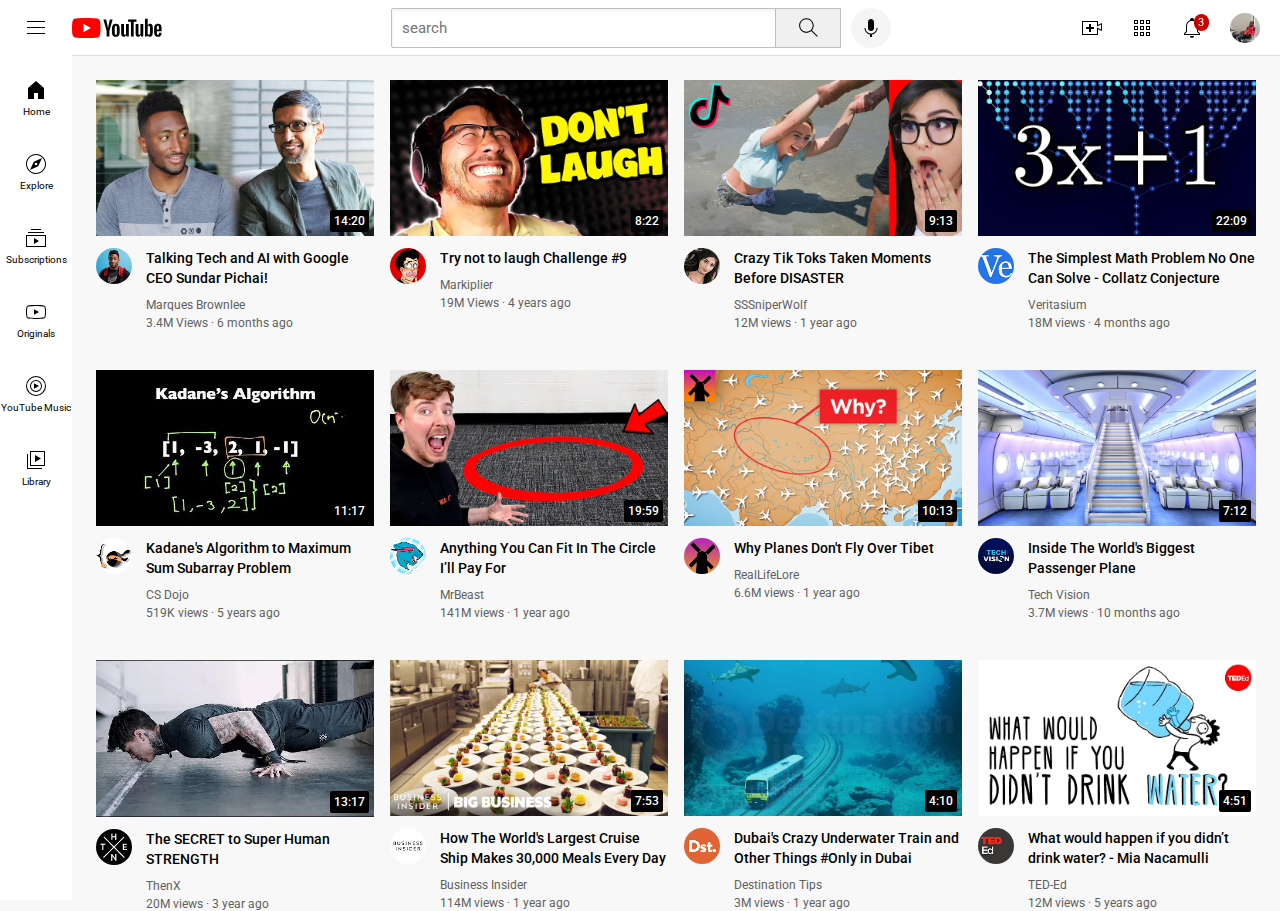
<file: index.html>
<!DOCTYPE html>
<html>
    <Head>
        <title>teekay.com</title>

        <link rel="preconnect" href="https://fonts.googleapis.com">
        <link rel="preconnect" href="https://fonts.gstatic.com" crossorigin>
        <link href="https://fonts.googleapis.com/css2?family=Roboto:wght@400;500;700&display=swap" rel="stylesheet">
        
        <link rel="stylesheet" href="Styles/general.css">
        <link rel="stylesheet" href="Styles/video.css">
        <link rel="stylesheet" href="Styles/header.css">
        <link rel="stylesheet" href="Styles/sidebar.css">
    </Head>
<!--comment put a position absolute inside a position relative-->
    <Body>
        <div class="header">
            <div class="left-section"> 
                <img class="harmburger-menu" src="icons/hamburger-menu.svg">
                <img class="youtube-logo" src="icons/youtube-logo.svg">
            </div>
            <div class="center-section">
                <input class="search-bar" type="text"
                placeholder="search">
                <button class="search-button"> 
                    <img class="search-icon" src="icons/search.svg">
                    <div class="tooltip">Search</div>
                </button>
                <button class="voice-search-button">
                    <img class="voice-search-icon" src="icons/voice-search-icon.svg">
                    <div class="tooltip">Search with your voice</div>
                </button>
            </div>
            <div class="right-section"> 
                <div class="upload-icon-container"> 
                    <img class="upload-icon" src="icons/upload.svg">
                    <div class="tooltip">Create</div>
                </div>
                
                <div class="youtube-apps-icon-container">
                    <img class="youtube-apps-icon" src="icons/youtube-apps.svg">
                    <div class="tooltip">YouTube Apps</div>
                </div>
                
                <div class="notifications-icon-container">
                    <img class="notifications-icon" src="icons/notifications.svg">
                    <div class="notifications-count">3</div>
                    <div class="tooltip">Notifications</div>
                </div>

                <img class="current-user-picture" src="icons/my--channel.jpeg">

            </div>
            
        </div>
       
        <div class="sidebar">
            <div class="sidebar-link">
                <img src="icons/home.svg">
                <div>Home</div>
            </div>
            <div class="sidebar-link">
                <img src="icons/explore.svg">
                <div>Explore</div>
            </div>
            <div class="sidebar-link">
                <img src="icons/subscriptions.svg">
                <div>Subscriptions</div>
            </div>
            <div class="sidebar-link">
                <img src="icons/originals.svg">
                <div>Originals</div>
            </div>
            <div class="sidebar-link">
                <img src="icons/youtube-music.svg">
                <div>YouTube Music</div>
            </div>
            <div class="sidebar-link">
                <img src="icons/library.svg">
                <div>Library</div>
            </div>
        </div>
        
        <div class="video-grid">
            <div class="video-preview">
                <div class="thumbnail-row">
                    <img class="thumbnail" src="youtube-images/thumbnail-1.webp">
                    <div class="video-time">
                            14:20 
                    </div>
                </div>
                <div class="video-info-grid">
                    <div class="channel-picture">
                        <img class="profile-picture" src="channel-profile-pics/channel-1.jpeg">
                    </div>
                    <div class="video-info">
                        <p class="video-title">
                            Talking Tech and AI with Google CEO Sundar
                            Pichai!
                        </p>
            
                        <p class="video-author">
                            Marques Brownlee
                        </p>
            
                        <p class="video-stats">
                            3.4M Views &#183; 6 months ago
                        </p>
                    </div>
                    
        
                    
                </div>
        
        
                
            
                        
            </div>
        
            <div class="video-preview">
                <div class="thumbnail-row">
                    <img class="thumbnail" src="youtube-images/thumbnail-2.webp">
                    <div class="video-time">
                        8:22
                </div>
                </div>

                <div class="video-info-grid">
                    <div class="channel-picture">
                        <img class="profile-picture" src="channel-profile-pics/channel-2.jpeg">
                    </div>
                    <div class="video-info">
                        <p class="video-title">
                            Try not to laugh Challenge #9
                        </p>
                    
                        <p class="video-author">
                            Markiplier
                        </p>
                    
                        <p class="video-stats">
                            19M Views &#183; 4 years ago
                        </p>
                    </div>
                
                
                </div>
                            
            </div>
        
            <div class="video-preview">
                <div class="thumbnail-row">
                    <img class="thumbnail" src="youtube-images/thumbnail-3.webp">
                    <div class="video-time">
                        9:13
                </div>
                </div>
                <div class="video-info-grid">
                    <div class="channel-picture">
                        <img class="profile-picture" src="channel-profile-pics/channel-3.jpeg">
                    </div>
                    <div class="video-info">
                        <p class="video-title">
                            
                            Crazy Tik Toks Taken Moments Before DISASTER
                        </p>
            
                        <p class="video-author">
                            SSSniperWolf
                        </p>
            
                        <p class="video-stats">
                            12M views &#183; 1 year ago 
                        </p>
                    </div>
                    
        
                    
                </div>
        
        
                
            
                        
            </div>
        
            <div class="video-preview">
                <div class="thumbnail-row">
                    <img class="thumbnail" src="youtube-images/thumbnail-4.webp">
                    <div class="video-time">
                        22:09 
                </div>
                </div>

                <div class="video-info-grid">
                    <div class="channel-picture">
                        <img class="profile-picture" src="channel-profile-pics/channel-4.jpeg">
                    </div>
                    <div class="video-info">
                        <p class="video-title">
                            The Simplest Math Problem No One Can Solve - Collatz Conjecture
                        </p>
                    
                        <p class="video-author">
                            Veritasium
                        </p>
                    
                        <p class="video-stats">
                            18M views &#183; 4 months ago
                        </p>
                    </div>
                
                
                </div>
                            
            </div> 
        
            <div class="video-preview">
                <div class="thumbnail-row">
                    <img class="thumbnail" src="youtube-images/thumbnail-5.webp">
                    <div class="video-time">
                        11:17 
                </div>
                </div>
                <div class="video-info-grid">
                    <div class="channel-picture">
                        <img class="profile-picture" src="channel-profile-pics/channel-5.jpeg">
                    </div>
                    <div class="video-info">
                        <p class="video-title">
                            Kadane's Algorithm to Maximum Sum Subarray Problem
                        </p>
            
                        <p class="video-author">
                            CS Dojo
                        </p>
            
                        <p class="video-stats">
                            519K views &#183; 5 years ago 
                        </p>
                    </div>
                    
        
                    
                </div>
        
        
                
            
                        
            </div>
        
            <div class="video-preview">
                <div class="thumbnail-row">
                    <img class="thumbnail" src="youtube-images/thumbnail-6.webp">
                    <div class="video-time">
                        19:59 
                </div>
                </div>

                <div class="video-info-grid">
                    <div class="channel-picture">
                        <img class="profile-picture" src="channel-profile-pics/channel-6.jpeg">
                    </div>
                    <div class="video-info">
                        <p class="video-title">
                            Anything You Can Fit In The Circle I’ll Pay For
                        </p>
                    
                        <p class="video-author">
                            MrBeast
                        </p>
                    
                        <p class="video-stats">
                            141M views &#183; 1 year ago  
                        </p>
                    </div>
                
                
                </div>
                            
            </div>
        
            <div class="video-preview">
                <div class="thumbnail-row">
                    <img class="thumbnail" src="youtube-images/thumbnail-7.webp">
                    <div class="video-time">
                        10:13 
                </div>
                </div>
                <div class="video-info-grid">
                    <div class="channel-picture">
                        <img class="profile-picture" src="channel-profile-pics/channel-7.jpeg">
                    </div>
                    <div class="video-info">
                        <p class="video-title">
                            Why Planes Don't Fly Over Tibet
                        </p>
            
                        <p class="video-author">
                            RealLifeLore
                        </p>
            
                        <p class="video-stats">
                            6.6M views &#183; 1 year ago  
                        </p>
                    </div>
                    
        
                    
                </div>
        
        
                
            
                        
            </div>
        
            <div class="video-preview">
                <div class="thumbnail-row">
                    <img class="thumbnail" src="youtube-images/thumbnail-8.webp">
                    <div class="video-time">
                        7:12 
                </div>
                </div>

                <div class="video-info-grid">
                    <div class="channel-picture">
                        <img class="profile-picture" src="channel-profile-pics/channel-8.jpeg">
                    </div>
                    <div class="video-info">
                        <p class="video-title">
                            
                            Inside The World's Biggest Passenger Plane
                        </p>
                    
                        <p class="video-author">
                            Tech Vision
                        </p>
                    
                        <p class="video-stats">
                            3.7M views &#183; 10 months ago 
                        </p>
                    </div>
                
                
                </div>
                            
            </div>
        
            <div class="video-preview">
                <div class="thumbnail-row">
                    <img class="thumbnail" src="youtube-images/thumbnail-9.webp">
                    <div class="video-time">
                        13:17 
                </div>
                </div>
                <div class="video-info-grid">
                    <div class="channel-picture">
                        <img class="profile-picture" src="channel-profile-pics/channel-9.jpeg">
                    </div>
                    <div class="video-info">
                        <p class="video-title">
                            The SECRET to Super Human STRENGTH
                        </p>
            
                        <p class="video-author">
                            ThenX
                        </p>
            
                        <p class="video-stats">
                            20M views &#183; 3 year ago 
                        </p>
                    </div>
                    
        
                    
                </div>
        
        
                
            
                        
            </div>
        
            <div class="video-preview">
                <div class="thumbnail-row">
                    <img class="thumbnail" src="youtube-images/thumbnail-10.webp">
                    <div class="video-time">
                        7:53 
                </div>
                </div>

                <div class="video-info-grid">
                    <div class="channel-picture">
                        <img class="profile-picture" src="channel-profile-pics/channel-10.jpeg">
                    </div>
                    <div class="video-info">
                        <p class="video-title">
                            
                            How The World's Largest Cruise Ship Makes 30,000 Meals Every Day
                        </p>
                    
                        <p class="video-author">
                            Business Insider
                        </p>
                    
                        <p class="video-stats">
                            114M views &#183; 1 year ago 
                        </p>
                    </div>
                
                
                </div>
                            
            </div>

            <div class="video-preview">
                <div class="thumbnail-row">
                    <img class="thumbnail" src="youtube-images/thumbnail-11.webp">
                    <div class="video-time">
                        4:10 
                </div>
                </div>
                <div class="video-info-grid">
                    <div class="channel-picture">
                        <img class="profile-picture" src="channel-profile-pics/channel-11.jpeg">
                    </div>
                    <div class="video-info">
                        <p class="video-title">
                            Dubai's Crazy Underwater Train and Other Things #Only in Dubai
                        </p>
            
                        <p class="video-author">
                            Destination Tips
                        </p>
            
                        <p class="video-stats">
                            3M views &#183; 1 year ago 
                        </p>
                    </div>
                    
        
                    
                </div>
        
        
                
            
                        
            </div>
        
            <div class="video-preview">
                <div class="thumbnail-row">
                    <img class="thumbnail" src="youtube-images/thumbnail-12.webp">
                    <div class="video-time">
                        4:51 
                </div>
                </div>

                <div class="video-info-grid">
                    <div class="channel-picture">
                        <img class="profile-picture" src="channel-profile-pics/channel-12.jpeg">
                    </div>
                    <div class="video-info">
                        <p class="video-title">
                            What would happen if you didn’t drink water? - Mia Nacamulli
                        </p>
                    
                        <p class="video-author">
                            TED-Ed
                        </p>
                    
                        <p class="video-stats">
                            12M views &#183; 5 years ago  
                        </p>
                    </div>
                
                
                </div>
                            
        
            </div> 

        </div>
      
    </Body>
</html>
</file>
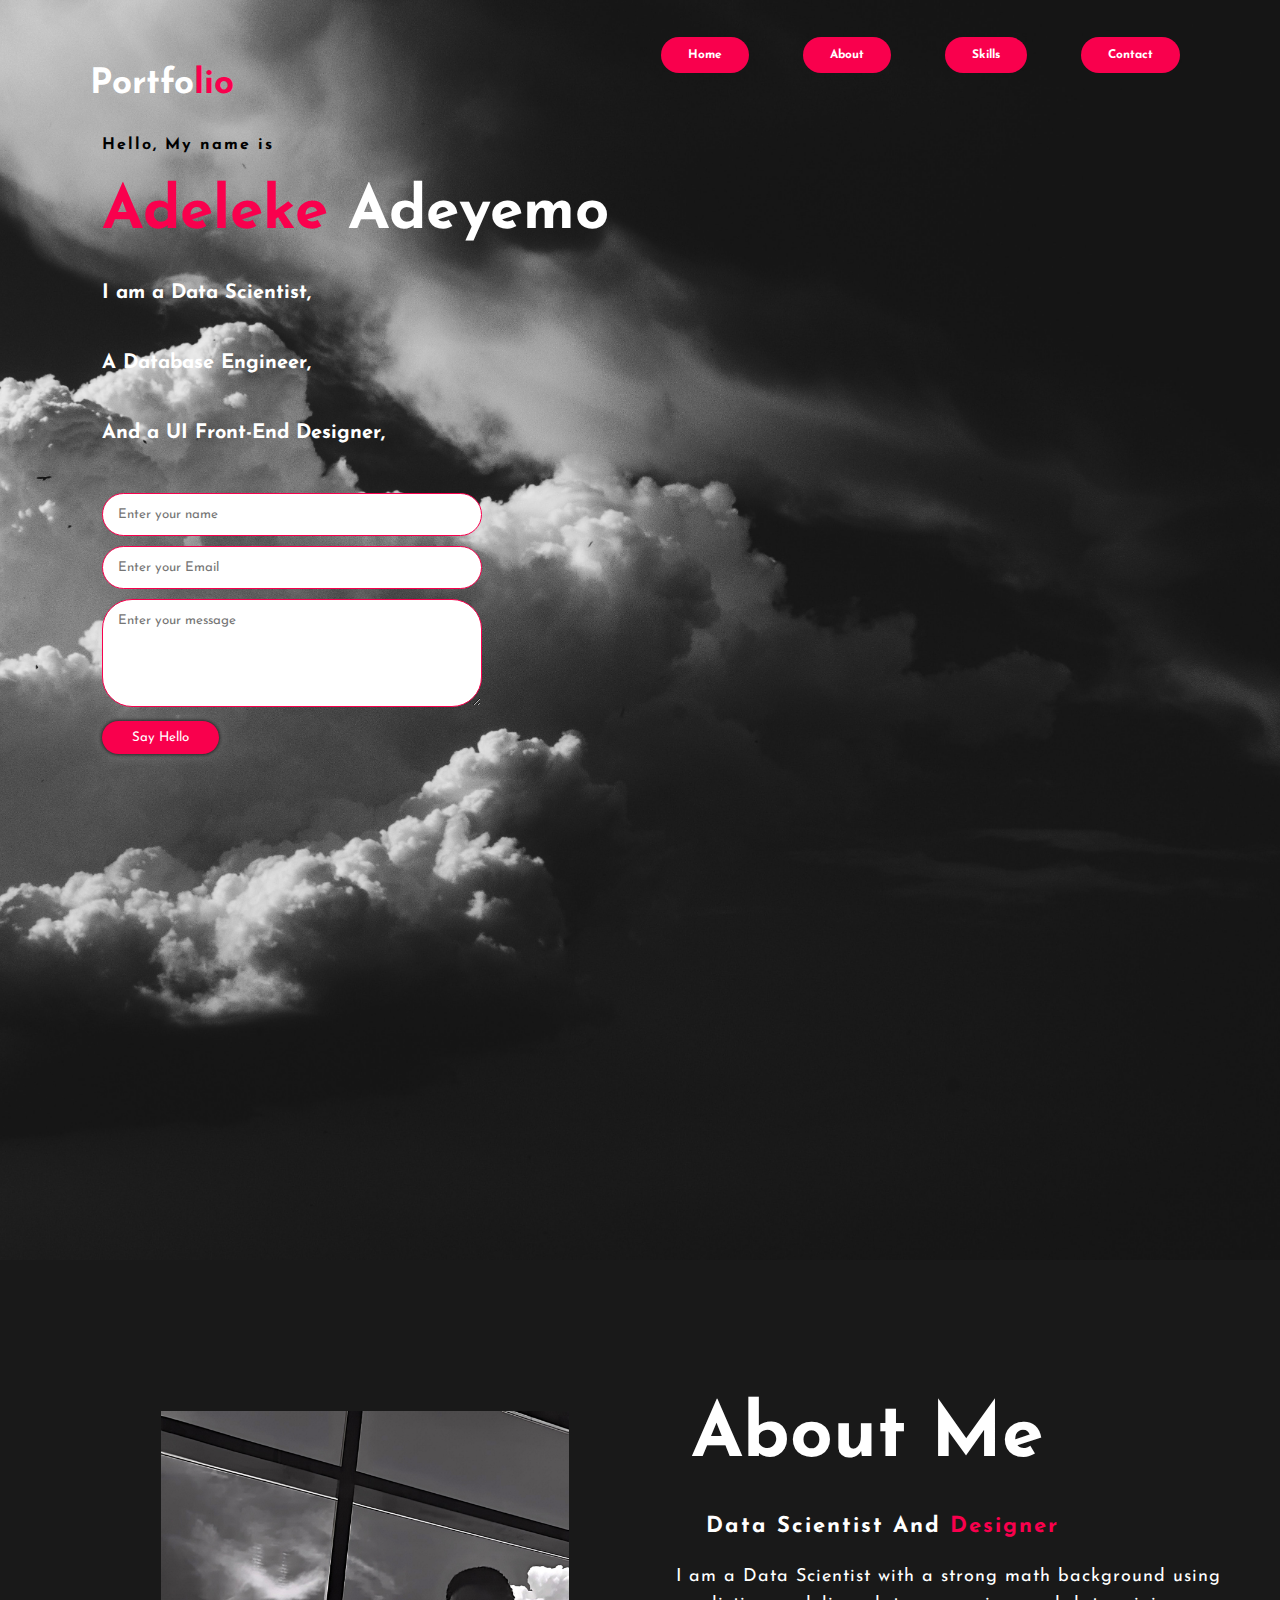
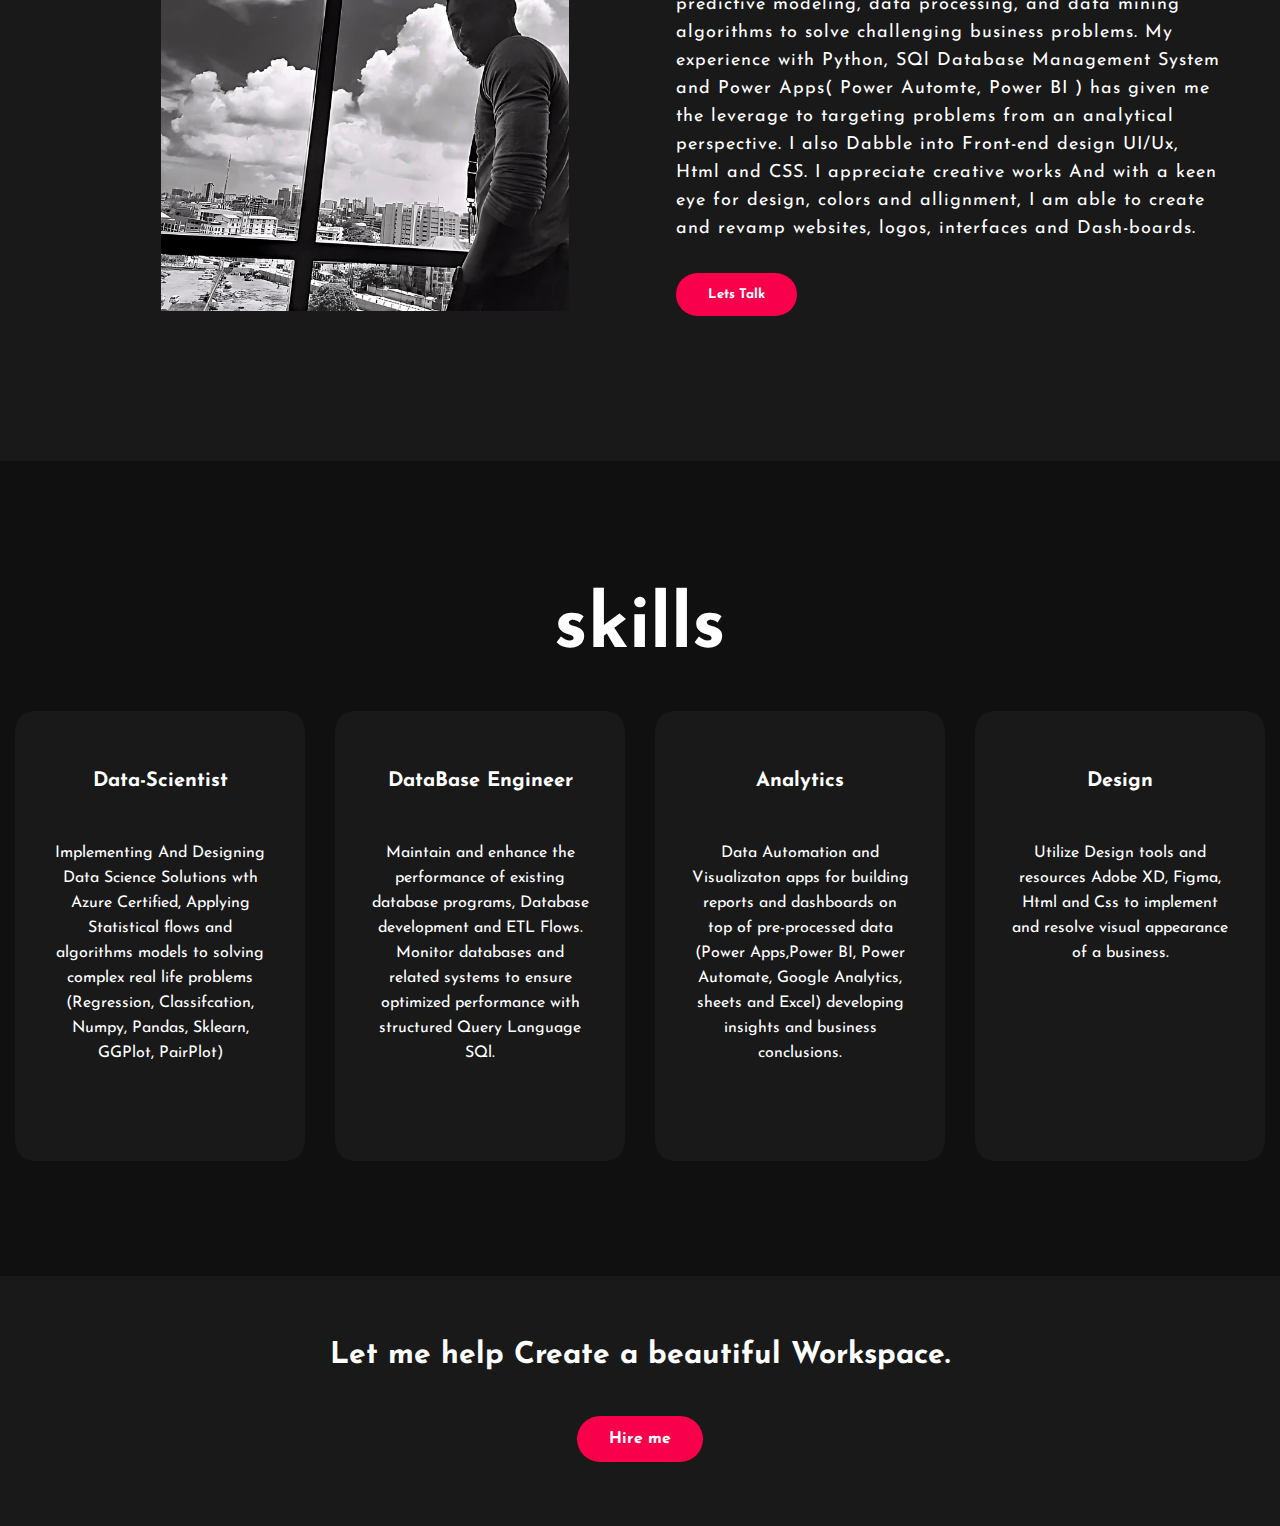
<file: portfolio.html>
<!DOCTYPE html>
<html>
    <head>
        <meta charset="UTF-8">
        <meta http-equiv="X-UA-compatible" content="IE-edge">
        <meta name="viewpoint" content="width=device-width, initial-scale=1.0">
        <title>Adeleke's Portfolio</title>
        <link rel="stylesheet" href="css/style.css">

        <link rel="preconnect" href="https://fonts.gstatic.com">
        <link href="https://fonts.googleapis.com/css2?family=Josefin+Sans:ital,wght@0,100;0,200;0,300;0,400;0,500;0,600;0,700;1,100;1,200;1,300;1,400;1,500;1,600;1,700&display=swap" rel="stylesheet">
        <link rel="stylesheet" href="https://cdnjs.cloudflare.com/ajax/libs/font-awesome/6.2.1/css/all.min.css" integrity="sha512-MV7K8+y+gLIBoVD59lQIYicR65iaqukzvf/nwasF0nqhPay5w/9lJmVM2hMDcnK1OnMGCdVK+iQrJ7lzPJQd1w==" crossorigin="anonymous" referrerpolicy="no-referrer" />
    </head>

    <body>
        <!--hero Section Start--> 
        <div id="header"> 
            <div class="hero">
                <nav>
                    <h2 class="logo">Portfo<span>lio</span></h2>
                    <ul id="sidemenu">
                        <li><a href="#header">Home</a></li>
                        <li><a href="#about">About</a></li>
                        <li><a href="#skills">Skills</a></li>
                        <li><a href="#contact">Contact</a></li>
                        <i class="fa-sharp fa-solid fa-circle-xmark" onclick="closemenu()"></i>
                    </ul>
                    <i class="fa-solid fa-bars" onclick="openmenu()"></i>
                </nav>

                <div class="content">
                    <h4>Hello, My name is</h4>
                    <h1><span>Adeleke</span> Adeyemo</h1>
                    <h2>I am a Data Scientist,</h2>
                    <h3> A Database Engineer,</h3>
                    <h5>And a UI Front-End Designer,</h5>

                    <div class="newsletter">
                        <form>
                            <input class="name" type="text" name="name" id="text" placeholder="Enter your name" required>
                            <input class="email" type="email" name="email" id="mail" placeholder="Enter your Email" required>
                            <textarea class="message" name="Message" rows="6" id="message" placeholder="Enter your message" required></textarea>
                            <input type="submit" name="submit" value="Say Hello">
                        </form>
                    </div>
                </div>
            </div>
        </div>

        <!--about Section-->
        <div id="about">
            <section class="about">
                <div class="main">
                    <div class="about-textt">
                        <h2>About Me</h2>
                    </div> 
                    <img src="images/backgroundimg3.jpg">
                    <div class="about-text">
                        <h2>About Me</h2>
                        <h5>Data Scientist and <span>Designer</span></h5>
                        <p>I am a Data Scientist with a strong math background using predictive modeling, data processing, and data mining algorithms to solve challenging business problems. 
                            My experience with Python, SQl Database Management System and Power Apps( Power Automte, Power BI ) 
                            has given me the leverage to targeting problems from an analytical perspective.
                            I also Dabble into Front-end design UI/Ux, Html and CSS. I appreciate creative works And
                            with a keen eye for design, colors and allignment, I am able to create and revamp websites, logos, interfaces and Dash-boards.
                            <button>Lets Talk</button>
                        </p>
                    </div>
                </div>
            </section>
        </div>

        <!--Skills Section-->
        <div id="skills">
            <div class="skills">
                <div class="title">
                    <h2>skills</h2>
                </div>

                <div class="box">
                    <div class="card">
                        <i class="fa-brands fa-python"></i>
                        <h5>Data-Scientist</h5>
                        <div class="pra">
                            <p>Implementing And Designing Data Science
                                 Solutions wth Azure Certified,
                                Applying Statistical flows 
                                and algorithms models to solving complex real life problems
                                (Regression, Classifcation, Numpy, Pandas, Sklearn, GGPlot, PairPlot)
                            </p>
                        </div>
                    </div>
            

                    <div class="card">
                        <i class="fa-solid fa-database"></i>
                        <h5>DataBase Engineer</h5>
                        <div class="pra">
                            <p>Maintain and enhance the performance of existing database programs,
                                Database development and ETL Flows.
                                Monitor databases and related systems to ensure optimized performance with structured Query Language SQl.
                            </p>
                        </div>
                    </div>

                    <div class="card">
                        <i class="fa-solid fa-chart-simple"></i>
                        <h5>Analytics</h5>
                        <div class="pra">
                            <p>Data Automation and Visualizaton apps for building reports and dashboards on top of pre-processed data (Power Apps,Power BI, Power Automate, Google Analytics, sheets and Excel)
                                 developing insights and business conclusions.
                        </div>
                    </div>

                    <div class="card">
                        <i class="fa-solid fa-file-code"></i>
                        <h5>Design</h5>
                        <div class="pra">
                            <p>Utilize Design tools and resources Adobe XD, Figma, Html and Css 
                                to implement and resolve visual appearance of a business.
                            </p>
                        </div>
                    </div>
                </div>
            </div>
        </div>

        <!--Contact Me-->
        <div id="contact">
            <div class="contact-me">
                <p>
                    Let me help Create a beautiful Workspace.
                </p>
                <a class="button-two" href="#">Hire me</a>
            </div>
        </div>

        <script>
            var sidemenu = document.getElementById("sidemenu");
    
            function openmenu(){
                sidemenu.style.right="0";
            }

            function closemenu(){
                sidemenu.style.right="-200px";
            }
        </script>
    </body>

    
</html>
</file>
<file: Styles/general.css>
p {
    font-family: Roboto, Arial;
    margin-top: 0;
    margin-bottom: 0;
}

body {
    margin: 0;
    padding-top: 80px;
    padding-left: 96px;
    padding-right: 24px;
    background-color: rgb( 248, 248, 248);

}
</file>
<file: Styles/video.css>
.thumbnail {
    width: 100%;

}


.video-info-grid {
    display: grid;
    grid-template-columns: 50px 1fr;
}

.video-title {
     margin-top: 0;
     font-size: 14px;
     font-weight: 500;
     line-height: 20px;
     margin-bottom: 10px;
}

.channel-picture {
}

.video-info {

}

.profile-picture {
    width: 36px;
    border-radius: 50px;
}

.thumbnail-row {
    margin-bottom: 8px;
    position: relative;
}

.video-author {
    font-size: 12px;
    color: rgb(96,96,96);
    margin-bottom: 4px;
}

.video-stats {
    font-size: 12px;
    color: rgb(96,96,96)
}

.video-grid {
    display: grid;
    grid-template-columns: 1fr 1fr 1fr;
    column-gap: 16px;
    row-gap: 40px;
}

@media (max-width: 750px) {
    .video-grid {
        grid-template-columns: 1fr 1fr
    }
}

@media (min-width: 751px) and (max-width: 999px) {
    .video-grid {
        grid-template-columns: 1fr 1fr 1fr
    }
}

@media (min-width: 1000px) {
    .video-grid {
        grid-template-columns: 1fr 1fr 1fr 1fr
    }
}

.video-time {
    font-family: roboto,arial;
    font-size: 12px;
    font-weight: 500;
    padding-top: 4px;
    padding-bottom: 4px;
    padding-left: 4px;
    padding-right: 4px;
    border-radius: 2px;
    background-color: black;
    color: white;
    position: absolute;
    bottom: 8px;
    right: 5px;

}
</file>
<file: Styles/header.css>
.header {
    height: 55px;
    display: flex;
    flex-direction: row;
    justify-content: space-between;

    position: fixed;
    top: 0;
    left: 0;
    right: 0;
    z-index: 100;
    
    background-color: white;

    border-bottom-width: 1px;
    border-bottom-style: solid;
    border-bottom-color: rgb(222, 222, 222);

}

.left-section {
    display: flex;
    align-items: center;
}

.harmburger-menu {
    height: 24px;
    margin-left: 24px;
    margin-right: 24px;
}

.youtube-logo {
    height: 20px;
}

.center-section {
    flex: 1;
    margin-left: 70px;
    margin-right: 30px;
    max-width: 500px;
    display: flex;
    align-items: center;

}

.search-bar {
    flex: 1;
    height: 36px;
    padding-left: 10px;
    font-size: 16px;
    border-width: 1px;
    border-style: solid;
    border-color: rgb(192, 192, 192);
    border-radius: 2px;
    box-shadow: inset 1px 2px 3px rgba(0, 0, 0, 0.05) ;
    width: 0;
}

.search-bar::placeholder {
    font-family: Roboto,Arial;
    font-size: 15px;

}

.search-button {
    height: 40px;
    width: 66px;
    background-color: rgb(240, 240, 240);
    border-width: 1px;
    border-style: solid;
    border-color:rgb(192, 192, 192);
    margin-left: -1px;
    margin-right: 10px;

    
}

.search-button,
.voice-search-button,
.upload-icon-container,
.youtube-apps-icon-container,
.notifications-icon-container {
    position: relative;
    display: flex;
    justify-content: center;
    align-items: center;
}

.search-button .tooltip, 
.voice-search-button .tooltip,
.upload-icon-container .tooltip,
.youtube-apps-icon-container .tooltip,
.notifications-icon-container .tooltip {
    font-family: Roboto, Arial;
    position: absolute;
    background-color: grey;
    color: white;
    padding-top: 4px;
    padding-bottom: 4px;
    padding-left: 8px;
    padding-right: 8px;
    border-radius: 2px;
    font-size: 12px;
    bottom: -30px;
    opacity: 0;
    transition: opacity 0.15s;
    pointer-events: none;
    white-space: nowrap;


}


.search-button:hover .tooltip,
.voice-search-button:hover .tooltip, 
.upload-icon-container:hover .tooltip,
.youtube-apps-icon-container:hover .tooltip,
.notifications-icon-container:hover .tooltip{
    opacity: 1;
}


.search-icon {
    height: 25px;
}

.voice-search-button {
    height: 40px;
    width: 40px;
    border-radius: 20px;
    border: none;
    background-color: rgb(245, 245, 245)
}

.voice-search-icon {
    height: 24px;
    
}

.right-section {
    width: 180px;
    margin-right: 20px;
    display: flex;
    align-items: center;
    justify-content : space-between;
    flex-shrink: 0;

}

.upload-icon {
    height: 24px;
}

.youtube-apps-icon {
    height: 24px;
}

.notifications-icon {
    height: 24px;
}

.notifications-icon-container {
    position: relative;
}

.notifications-count {
    position: absolute;
    top: -2px;
    right:-5px;
    background-color: rgb(200, 0, 0);
    color: white;
    font-family: roboto, arial;
    font-size: 11px;
    padding-left: 4px;
    padding-right: 5px;
    padding-top: 2px;
    padding-bottom: 2px;
    border-radius: 12px
}

.current-user-picture {
    height: 30px;
    width: 30px;
    border-radius: 16px;
}
</file>
<file: Styles/sidebar.css>
.sidebar {
    position: fixed;
    left: 0;
    bottom: 0;
    top: 55px;
    background-color: white;
    width: 72px;
    z-index: 200;
    padding-top: 5px;

}
 /* comment for css */
 
.sidebar-link {
    display: flex;
    justify-content: center;
    align-items: center;
    height: 74px;
    flex-direction: column;
    cursor: pointer;
    
}

.sidebar-link:hover {
    background-color: rgb(235, 235, 235);
}

.sidebar-link img {
    margin-bottom: 4px;
    height: 24px;

}

.sidebar-link div {
    font-family: roboto, arial;
    font-size: 10px;

}
</file>
<file: css/style.css>
*{
    padding: 0;
    margin: 0;
    font-family: 'Josefin Sans', sans-serif;
    box-sizing: border-box;
}

html{
    scroll-behavior: smooth;
}

.hero{
    height: 140vh;
    width: 100%;
    background-image: url(../images/backgroundimg5\ \(4\).jpg);
    background-size: cover;
    background-position: right;
}

nav{
    display: flex;
    align-items: center;
    justify-content: space-between;
    padding-top: 20px;
    padding-left: 45%;
    padding-right: 2%;
    line-height: 50px;
    position: absolute;
    left: 60px;
    font-size: 12px;
}

.logo{
    color: white;
    font-size: 35px;
    letter-spacing: 1;
    cursor: pointer;
    position: absolute;
    top: 20px;
    left: 30px;
}

span{
    color:#f9004d;
}

nav ul li{
    list-style-type: none;
    display: inline-block;
    padding: 10px 25px;
    transition: transform .4s;
}

nav ul li:hover{
    transform: scale(1.2);   
}


nav ul li a{
    background-color: #f9004d;
    color: white;
    text-decoration: none;
    border: 2px solid transparent;
    font-weight: bold;
    padding: 10px 25px;
    border-radius: 30px;
}

.content{
    position: absolute;
    top:200px;
    left: 8%;
    transform: translateY(-50%)
}

h1{
    color: white;
    margin: 30px 0px 20px;
    font-size: 60px;
}

h2{
    color: white;
    font-size: 20px;
    margin-top: 40px;
    margin-bottom: 50px;
}

h3{
    color: white;
    font-size: 20px;
    margin-top: 40px;
    margin-bottom: 50px;
}

h5{
    color: white;
    font-size: 20px;
    margin-top: 40px;
    margin-bottom: 50px;
}

h4{
    margin-top: 230px;
    letter-spacing: 2px;
}

.newsletter form{
    width: 380px;
    max-width:100%;
    position: fixed;
}

.newsletter form .name{
    display: inline-block;
    width: 100%;
    padding: 14px 130px 14px 15px;
    border: 1px solid #f9004d;
    outline: none;
    border-radius: 30px;
    margin-bottom: 10px;
}

.newsletter form .email{
    display: inline-block;
    width: 100%;
    padding: 14px 130px 14px 15px;
    border: 1px solid #f9004d;
    outline: none;
    border-radius: 30px;
    margin-bottom: 10px;
}

.newsletter form .message{
    display: inline-block;
    width: 100%;
    padding: 14px 20px 14px 15px;
    border: 1px solid #f9004d;
    outline: none;
    border-radius: 30px;
    margin-bottom: 10px;
}


.newsletter form input:last-child{
    display: inline-block;
    outline: none;
    border: none;
    padding: 10px 30px;
    border-radius: 30px;
    background-color: #f9004d;
    color: white;
    box-shadow: 0px 0px 5px #000, 0px 0px 15px #858585;
    top: 180px;
    left: 400px;
}

.about{
    width: 100%;
    padding: 100px 0px;
    background-color: #191919;
}

.about img{
    height: 500px;
    width: auto;
}

.about-text{
    width: 550px;
}

.main{
    width: auto;
    max-width: auto;
    margin: 0 auto;
    display: flex;
    align-items: center;
    justify-content: space-around;
}

.about-text h2{
    color: white;
    font-size: 75px;
    text-transform: capitalize;
    margin-bottom: 20px;
    padding-left: 15px;
}


.about-textt h2{
    color: white;
    font-size: 75px;
    text-transform: capitalize;
    margin-bottom: 20px;
    padding-left: 40px;
}


.about-text h5{
    color: white;
    letter-spacing: 2px;
    font-size: 22px;
    margin-bottom: 25px;
    text-transform: capitalize;
    padding-left: 30px;

}

.about-text p{
    color: white;
    letter-spacing: 1px;
    line-height: 28px;
    font-size: 18px;
    margin-bottom: 45px;
}

button{
    background-color: #f9004d;
    color: white;
    text-decoration: none;
    border: 2px solid transparent;
    font-weight: bold;
    padding: 13px 30px;
    border-radius: 30px;
    transition: .4s;
    margin-top: 30px;
}

button:hover{
    background-color: transparent;
    cursor: pointer;
    border: 2px solid #f9004d;
}

.skills{
    background: #101010;
    width: 100%;
    padding: 100px 0px;

}

.title h2{
    color: white;
    font-size: 75px;
    width: auto;
    margin: 30px auto;
    text-align: center;
}

.box{
    display: flex;
    justify-content: center;
    align-items: center;
    min-height: 400px;
}

.card{
    height: 450px;
    width: 335px;
    padding: 20px 35px;
    background: #191919;
    border-radius: 20px;
    margin: 15px;
    position: relative;
    overflow: hidden;
    text-align: center;
}

.card i{
    font-size: 50px;
    display: block;
    text-align:center;
    margin: 25px 0px;
    color: #f9004d
}

.h5{
    color: white;
    font-size: 23px;
    margin-bottom: 15px;

}

.pra p{
    color: white;
    font-size: 16px;
    line-height: 25px;
    margin-bottom: 25px;
}

.contact-me{
    width: 100%;
    height: 250px;
    background: #191919;
    display: flex;
    align-items: center;
   flex-direction: column;
   justify-content: center; 

}

.contact-me p{
    color: white;
    font-size: 30px;
    font-weight: bold;
    margin-bottom: 25px;
}

.contact-me .button-two{
    background-color: #f9004d;
    color: white;
    text-decoration: none;
    border: 2px solid transparent;
    font-weight: bold;
    padding: 13px 30px;
    border-radius: 30px;
    transition: .4s;
    margin-top: 20px;
}

.contact-me .button-two:hover{
    background-color: transparent;
    border: 1px solid #f9004d;
    cursor: pointer;
}

nav .fa-solid{ 
    display: none;
}


@media screen and (max-width: 1000px) {

    .hero{
        height: 1800px;
        width: 100%;
        background-image: url(../images/backgroundimg5\ \(4\).jpg);
        background-size: auto;
        background-position: right;
        padding-top: 30px;
    }

    nav ul{
        background: #191919 ;
        position: fixed;
        top: 0px;
        right: -215px;
        width: 215px;
        height: 100vh;
        padding-top: 50px;
        z-index: 2;
        transition: right 0.5s;
        font-size: 25px;
        overflow-y: scroll;
    }

    nav .fa-solid{
        display: block;
        font-size: 60px;
        color: white;
        position: absolute;
        left: 175%;
        top: 40px;
    }

    nav .fa-sharp{
        padding-top: 10px;
    }

    nav .fa-solid:hover{
        cursor:pointer;
    }

    nav ul li{ 
        display: block;
        margin-top: 100px;
    }

    nav ul .fa-solid{
        position: absolute;
        top: 50px;
        left: 25px;
        cursor: pointer;
    }

    .content{
        display : block;
        font-size: 50px;
        margin-top: 10px;
        top:0%;
        height:00px;
        position: absolute;
        width: 90%;
        transform: translateY(-50%)

    }

    .hero .content h1{
        font-size: 70px;
        margin-top: 0px;
        margin-bottom: px;
        padding-top: 100px;
    }

    .hero .content h4{
        margin-top: 200px;
        width: 90%;
    }

    .hero .content h2{
        margin-top: 20px;
        font-size: 50px;
        margin-bottom: 500px;
        position: absolute;
        width: 100%;
        display: block;
    }
    .hero .content h3{
        margin-top: 170px;
        font-size: 50px;
        margin-bottom: 0px;
        position: fixed;
        width: 100%;
        display: block;
    }
    .hero .content h5{
        margin-top: 350px;
        font-size: 50px;
        margin-bottom: 0px;
        position: fixed;
        width: 90%;
        display: block;
    }

    .logo{
        margin-top: 10px;
        font-size: 40px;
        margin-left: -60px;
        position: absolute;
    }

    .newsletter form{
        display: block;
        width:90%;
        position: fixed;
        top: 990px;
    }
    
    .newsletter form .name{
        display: block;
        width: 100%;
        padding: 14px 14px 14px 15px;
        border: 1px solid #f9004d;
        outline: none;
        border-radius: 30px;
        margin-bottom: 50px;
        font-size: 30px;
        margin-top: 100px;
    }
    
    .newsletter form .email{
        display: block;
        width: 90%;
        padding: 14px 14px 14px 15px;
        border: 1px solid #f9004d;
        outline: none;
        border-radius: 30px;
        margin-bottom: 50px;
        font-size: 30px;
        position: fixed;
    }
    
    .newsletter form .message{
        display: block;
        width: 90%;
        padding: 14px 20px 14px 15px;
        border: 1px solid #f9004d;
        outline: none;
        border-radius: 30px;
        margin-bottom: 0px;
        margin-top:100px;
        font-size: 30px;
        position: fixed;
    
    }
    
    
    .newsletter form input:last-child{
        position: relative;
        display: block;
        outline: none;
        border: none;
        padding: 10px 30px;
        border-radius: 30px;
        background-color: #f9004d;
        color: white;
        box-shadow: 0px 0px 5px #000, 0px 0px 15px #858585;
        cursor: pointer;
        font-size: 50px;
        margin-top: 300px;
        left: 70px;
    }

    .about{
        width: 100%;
    }

    .about-text{
        width: 100%;
        margin-top:70px;

    }

    .about-text h2{
        display: none;
    }

    .about-text h5{
        font-size: 50px;
        width: 100%;
        margin-bottom: 50px;
        padding-left: 12%;
    }

    .about-textt h2{
        color: white;
        font-size: 70px;
        text-transform: capitalize;
        margin-bottom: 20px;
        padding-left: 15%;
    }

    .about-text p{
        font-size: 50px;
        width: 100%; 
        line-height: 80px;
        padding-left: 5%;
        padding-right: 10%;
    }

    button{
    display: block;
    align-items: center;
    text-align: center;
    justify-content: center;
    margin-left: 35%;
    font-size: 50px;
    margin-top: 100px;
    }

    .main{
        padding-left: 10px;
        display: grid;
        align-items: center;
        justify-content: center;
    }

    .about img{
        margin-top: 50px;
        height: auto;
        width: 90%;
        padding-left: 6%;
    }

    .skills{
        width: 100%;
        background: #101010;
        padding-top: 2px;
        padding-bottom: 25px;

    }

    .title h2{
        display: grid;
        color: white;
        font-size: 100px;
        width: 20px;
        justify-content: center;
        align-items: center;
        padding-top: 50px;
    }

    .box{
        display: grid;
        justify-content: center;
        align-items: center;
        height: 5500px;
        width: 100%;

    }

    .skills .block .card{
        display: grid;
        grid-template-columns: 1fr;
    }

    .card{
        height: 1200px;
        width: 90%;
        margin-left: 45px;
        background: #191919;
        border-radius: 20px;
        margin-top: 100px;
        position: relative;
        overflow: hidden;
        text-align: center;
    }

    .card i{
        font-size: 250px;
        display: block;
        text-align:center;
        margin: 50px 0px;
        color: #f9004d
    }
    
    .card h5{
        color: black;
        font-size: 50px;
        margin-bottom: 20px;
    
    }
    
    .pra p{
        color: white;
        font-size: 50px;
        line-height: 70px;
    }
    
    
    .contact-me{
        width: 100%;
        height: 250px;
        background: #191919;
        display: flex;
        align-items: center;
       flex-direction: column;
       justify-content: center; 
    
    }

    .contact-me p{
        color: white;
        font-size: 40px;
        font-weight: bold;
        margin-bottom: 25px;
        padding-left: 10px;
    } 

    .contact-me .button-two{
        font-size: 30px;
    }
}

@media only screen and (min-width: 1001px) {
    .about-textt h2{
        color: white;
        font-size: 75px;
        text-transform: capitalize;
        margin-bottom: 40px;
        display: none;
        padding-left: 220px;
    }
          
}

@media screen and (width: 1560px/1000px) {

}
</file>
